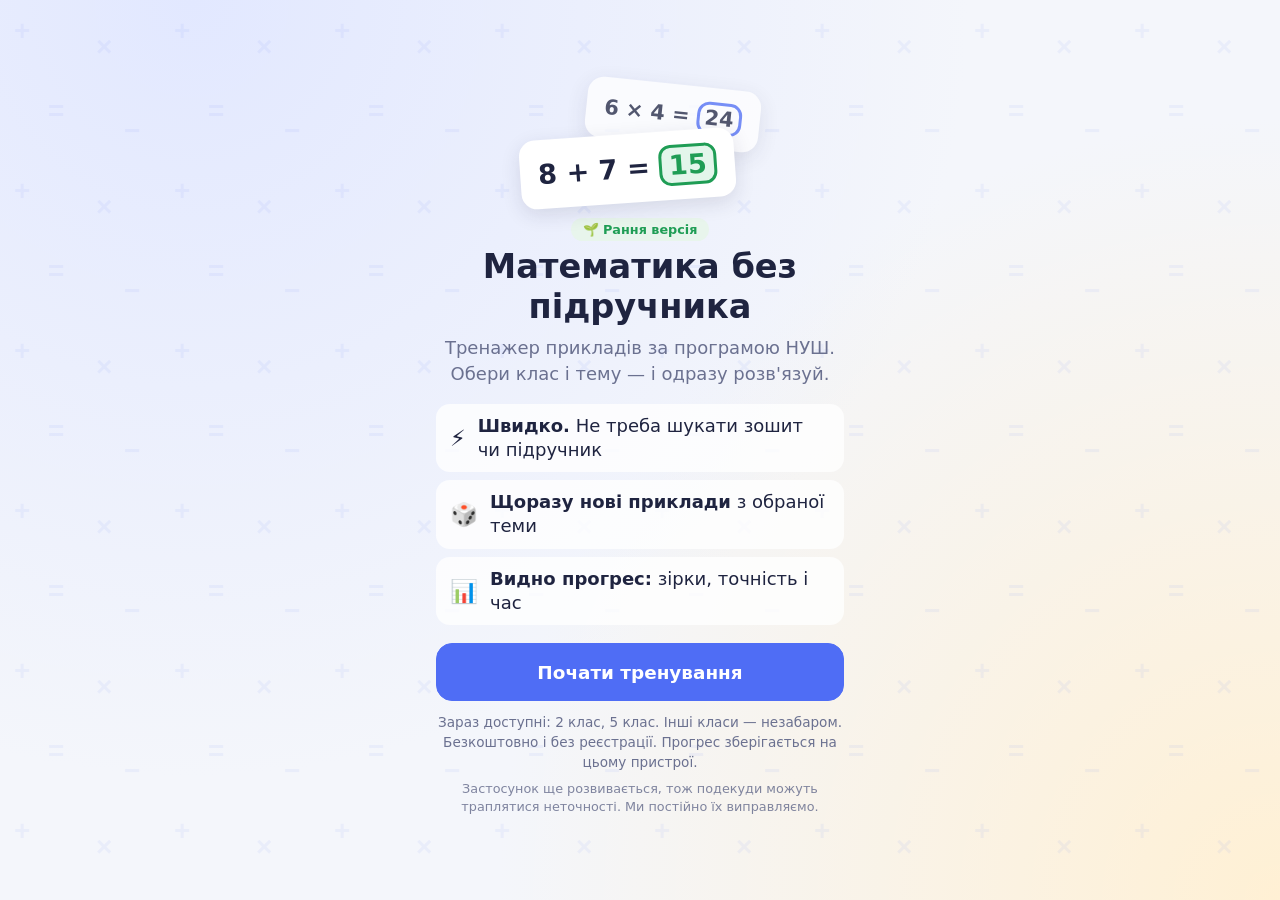
<file: index.html>
<!doctype html>
<html lang="uk">
<head>
  <meta charset="utf-8">
  <meta name="viewport" content="width=device-width, initial-scale=1, viewport-fit=cover">
  <meta name="theme-color" content="#4f6df5">
  <meta name="mobile-web-app-capable" content="yes">
  <meta name="description" content="Безкоштовний тренажер математичних прикладів за програмою НУШ: обери клас і тему — і одразу розв'язуй. Щоразу нові приклади, зірки й статистика.">
  <meta property="og:title" content="Математика без підручника">
  <meta property="og:description" content="Тренажер прикладів за програмою НУШ. Обери клас і тему — і одразу розв'язуй.">
  <meta property="og:type" content="website">
  <meta property="og:image" content="assets/icon-512.png">
  <title>Математика</title>
  <link rel="manifest" href="manifest.webmanifest">
  <link rel="icon" href="assets/icon.svg" type="image/svg+xml">
  <link rel="stylesheet" href="css/app.css">
</head>
<body>
  <div id="app"></div>
  <noscript>Для роботи застосунку потрібен JavaScript.</noscript>
  <script>
    // Запобіжник: якщо модулі не завантажились (наприклад, одразу після оновлення
    // браузер змішав старі файли з кешу з новими), показуємо зрозуміле повідомлення
    // замість порожнього екрана. GitHub Pages кешує файли до 10 хвилин.
    setTimeout(function () {
      var app = document.getElementById('app');
      if (app.childElementCount) return;
      app.innerHTML = '<div class="center"><p>Застосунок щойно оновився і ще завантажується.</p>'
        + '<p class="muted">Спробуйте оновити сторінку за кілька хвилин.</p>'
        + '<button class="btn" onclick="location.reload()">Оновити</button></div>';
    }, 5000);
  </script>
  <script type="module" src="js/app/main.js"></script>
</body>
</html>
</file>
<file: css/app.css>
:root {
  --bg: #f4f6fb;
  --surface: #ffffff;
  --text: #1f2440;
  --muted: #6b7190;
  --primary: #4f6df5;
  --primary-text: #ffffff;
  --ok: #1f9d55;
  --ok-bg: #e3f6eb;
  --bad: #d6453d;
  --bad-bg: #fde8e6;
  --slow: #c2410c;
  /* Знаки дій: приглушені, але чітко різні. Червоний не беремо — він для помилок. */
  --op-plus: #2f9a5c;
  --op-minus: #e07b24;
  --op-times: #7a5ac8;
  --op-divide: #1c90a8;
  --star: #f5b301;
  --star-off: #d9dcea;
  --border: #e1e4f0;
  --radius: 16px;
  --shadow: 0 2px 8px rgba(31, 36, 64, 0.08);
}

* { box-sizing: border-box; }

html, body { margin: 0; height: 100%; }

body {
  background: var(--bg);
  color: var(--text);
  font-family: system-ui, -apple-system, "Segoe UI", Roboto, Arial, sans-serif;
  font-size: 18px;
  -webkit-tap-highlight-color: transparent;
  overscroll-behavior: none;
}

#app {
  min-height: 100dvh;
  display: flex;
  flex-direction: column;
  padding: env(safe-area-inset-top) env(safe-area-inset-right) env(safe-area-inset-bottom) env(safe-area-inset-left);
}

button { font: inherit; color: inherit; cursor: pointer; touch-action: manipulation; }
button:disabled { cursor: default; }

h1 { font-size: 1.15rem; margin: 0; line-height: 1.3; }
h2 { font-size: 1.05rem; margin: 24px 0 8px; }

.muted { color: var(--muted); }
.center { margin: auto; padding: 24px; text-align: center; }
.error { color: var(--bad); margin: 0; }

/* ---------- кнопки ---------- */

.btn {
  min-height: 52px;
  padding: 0 24px;
  border-radius: var(--radius);
  border: 1px solid var(--border);
  background: var(--surface);
  font-weight: 600;
}
.btn-primary { background: var(--primary); color: var(--primary-text); border-color: var(--primary); }

.icon-btn {
  flex: none;
  width: 44px;
  height: 44px;
  border: none;
  border-radius: 12px;
  background: transparent;
  font-size: 1.4rem;
}
.icon-btn:active { background: var(--border); }
.report-btn { color: var(--muted); font-size: 1.15rem; }

/* Вікно звернення */
.report-dialog { text-align: left; }
.report-dialog h2 { text-align: center; }
.report-kinds { display: grid; grid-template-columns: 1fr 1fr; gap: 8px; margin-bottom: 12px; }
.report-kind { min-height: 44px; border-radius: 12px; border: 2px solid var(--border); background: var(--surface); font-weight: 600; }
.report-kind.active { border-color: var(--primary); background: rgba(79, 109, 245, 0.08); color: var(--primary); }
.report-text {
  width: 100%;
  padding: 10px 12px;
  border-radius: 12px;
  border: 1px solid var(--border);
  font: inherit;
  font-size: 1rem;
  resize: vertical;
  color: var(--text);
  background: var(--surface);
}
.report-note { font-size: 0.85rem; color: var(--muted); margin: 8px 0 0; line-height: 1.4; }
.report-shot { margin-bottom: 16px; padding: 8px 10px; border-radius: 10px; background: #fff8e6; color: var(--text); }

.link-btn { flex: none; min-height: 44px; padding: 0 8px; border: none; background: transparent; color: var(--muted); font-size: 0.95rem; }

/* ---------- верхня панель ---------- */

.bar {
  display: flex;
  align-items: center;
  gap: 12px;
  padding: 12px 16px;
  min-height: 64px;
}
.bar h1 { flex: 1; }

/* ---------- привітання ---------- */

.screen-welcome {
  background:
    url("data:image/svg+xml,%3Csvg xmlns='http://www.w3.org/2000/svg' width='160' height='160' viewBox='0 0 160 160'%3E%3Cg fill='%234f6df5' fill-opacity='0.07' font-family='Arial' font-weight='700' font-size='28'%3E%3Ctext x='14' y='40'%3E%2B%3C/text%3E%3Ctext x='96' y='56'%3E%C3%97%3C/text%3E%3Ctext x='48' y='120'%3E%3D%3C/text%3E%3Ctext x='124' y='140'%3E%E2%88%92%3C/text%3E%3C/g%3E%3C/svg%3E"),
    radial-gradient(circle at 15% 0%, #e2e8ff 0, transparent 55%),
    radial-gradient(circle at 100% 100%, #fff0d4 0, transparent 50%),
    var(--bg);
}

.welcome {
  margin: auto;
  width: 100%;
  max-width: 440px;
  padding: 16px 16px 16px;
  display: flex;
  flex-direction: column;
  align-items: center;
  text-align: center;
}
.welcome h1 { font-size: clamp(1.6rem, 7vw, 2.1rem); line-height: 1.2; margin: 6px 0 8px; }
.welcome-lead { margin: 0 0 16px; color: var(--muted); line-height: 1.45; }

/* Стрілка «Назад» на сторінці «Про застосунок» — окремим шаром, без зсуву контенту. */
.screen-welcome { position: relative; }
.welcome-back { position: absolute; top: calc(env(safe-area-inset-top) + 12px); left: calc(env(safe-area-inset-left) + 12px); z-index: 1; }

.beta-badge {
  padding: 4px 12px;
  border-radius: 999px;
  background: #e8f5ec;
  color: var(--ok);
  font-size: 0.8rem;
  font-weight: 600;
}
.welcome-disclaimer { font-size: 0.8rem; line-height: 1.4; color: var(--muted); margin: 8px 0 0; opacity: 0.85; }

.welcome-hero { position: relative; width: 240px; height: 120px; margin-bottom: 14px; }
.demo-card {
  position: absolute;
  padding: 14px 18px;
  border-radius: var(--radius);
  background: var(--surface);
  box-shadow: 0 6px 20px rgba(31, 36, 64, 0.12);
  font-size: 1.7rem;
  font-weight: 700;
  white-space: nowrap;
}
.demo-card .blank { min-width: 1.8em; }
.demo-back { top: 0; right: 0; transform: rotate(6deg); opacity: 0.75; font-size: 1.3rem; }
.demo-front { bottom: 0; left: 0; transform: rotate(-4deg); }

.welcome-points { list-style: none; padding: 0; margin: 0 0 18px; display: flex; flex-direction: column; gap: 8px; width: 100%; text-align: left; }
.welcome-points li {
  display: flex;
  align-items: center;
  gap: 12px;
  padding: 10px 14px;
  border-radius: 14px;
  background: rgba(255, 255, 255, 0.8);
  line-height: 1.35;
}
.point-icon { font-size: 1.4rem; }
.btn-cta { width: 100%; min-height: 58px; font-size: 1.15rem; }
.welcome-note { font-size: 0.85rem; line-height: 1.45; margin: 12px 0 0; }

/* ---------- вибір класу ---------- */

.grades { width: 100%; max-width: 760px; margin: 0 auto; padding: 0 16px 24px; }
.grades > p { margin-top: 0; }
.grade-grid { display: grid; grid-template-columns: repeat(auto-fill, minmax(100px, 1fr)); gap: 12px; }
.grade-tile {
  display: flex;
  flex-direction: column;
  align-items: center;
  padding: 14px 8px;
  border: none;
  border-radius: var(--radius);
  background: var(--surface);
  box-shadow: var(--shadow);
}
.grade-tile:active:not(:disabled) { transform: scale(0.97); }
.grade-tile:disabled { background: transparent; box-shadow: none; border: 1px dashed var(--border); color: var(--muted); }
.grade-number { font-size: 2.2rem; font-weight: 800; line-height: 1.1; color: var(--primary); }
.grade-tile:disabled .grade-number { color: var(--star-off); }
.grade-label { font-weight: 600; }
.grade-meta { font-size: 0.8rem; color: var(--muted); margin-top: 4px; }

/* ---------- розділи ---------- */

.tabs { display: flex; gap: 8px; padding: 0 16px 8px; overflow-x: auto; }
.tab { padding: 8px 16px; border-radius: 999px; border: 1px solid var(--border); background: var(--surface); white-space: nowrap; }
.tab.active { background: var(--primary); color: var(--primary-text); border-color: var(--primary); }

.topics {
  display: grid;
  grid-template-columns: repeat(auto-fill, minmax(260px, 1fr));
  gap: 12px;
  padding: 0 16px 24px;
  width: 100%;
  max-width: 1100px;
  margin: 0 auto;
}

.topic-card {
  display: grid;
  grid-template-columns: auto 1fr;
  grid-template-rows: auto auto;
  column-gap: 14px;
  align-items: center;
  text-align: left;
  padding: 16px;
  min-height: 92px;
  border: none;
  border-radius: var(--radius);
  background: var(--surface);
  box-shadow: var(--shadow);
}
.topic-card:active { transform: scale(0.98); }
.topic-icon { grid-row: span 2; font-size: 2.2rem; }
.topic-title { font-weight: 600; line-height: 1.3; }
.topic-meta { font-size: 0.9rem; margin-top: 4px; display: flex; justify-content: space-between; align-items: baseline; gap: 8px; }
.topic-meta .ago { color: var(--muted); font-size: 0.85rem; white-space: nowrap; }

/* Закріплені розділи (📌) і простій: жовтий — 4+ дні без тренувань, червоний — 10+. */
.topic-item { position: relative; display: flex; }
.topic-item .topic-card { flex: 1; padding-right: 48px; }
.pin-btn {
  position: absolute;
  top: 6px;
  right: 6px;
  width: 40px;
  height: 40px;
  border: none;
  border-radius: 50%;
  background: transparent;
  font-size: 1.1rem;
  filter: grayscale(1);
  opacity: 0.35;
}
.pin-btn.on { filter: none; opacity: 1; }
.topics-sep { grid-column: 1 / -1; height: 1px; background: var(--border); margin: 2px 4px; }
.topics-empty { grid-column: 1 / -1; text-align: center; line-height: 1.5; padding: 24px 8px; }
.stale-warn .topic-card { box-shadow: inset 4px 0 0 var(--star), var(--shadow); }
.stale-warn .topic-meta .ago { color: #a86a00; font-weight: 600; }
.stale-alert .topic-card { box-shadow: inset 4px 0 0 var(--bad), var(--shadow); background: #fff6f5; }
.stale-alert .topic-meta .ago { color: var(--bad); font-weight: 600; }
.grade-tile { position: relative; }
.stale-dot { position: absolute; top: 8px; right: 8px; width: 10px; height: 10px; border-radius: 50%; }
.stale-dot.warn { background: var(--star); }
.stale-dot.alert { background: var(--bad); }
.pinned-tile .grade-number { font-size: 1.9rem; }

.warning { margin: 0 16px 24px; padding: 12px 16px; border-radius: var(--radius); background: var(--bad-bg); font-size: 0.9rem; }
.warning ul { padding-left: 18px; margin: 8px 0 0; }

/* ---------- рівні ---------- */

.levels {
  display: flex;
  flex-direction: column;
  gap: 12px;
  padding: 0 16px 24px;
  width: 100%;
  max-width: 560px;
  margin: 0 auto;
}
.level-card {
  display: flex;
  flex-direction: column;
  align-items: stretch;
  gap: 4px;
  text-align: left;
  padding: 18px 20px;
  border: none;
  border-radius: var(--radius);
  background: var(--surface);
  box-shadow: var(--shadow);
  font-size: 1.15rem;
  font-weight: 600;
}
.level-card:active { transform: scale(0.98); }
/* Що на рівні (issue #13): «Двоцифрове й одноцифрове», «Частинами, пропущене число». */
.level-note { font-size: 0.92rem; color: var(--text); text-align: left; }
.level-head { display: flex; justify-content: space-between; align-items: center; margin-bottom: 2px; }
.level-stats { font-size: 0.9rem; font-weight: 400; color: var(--muted); }

.stars { display: inline-flex; gap: 2px; font-size: 1.2em; line-height: 1; }
.star { position: relative; display: inline-block; color: var(--star-off); }
.star-fill { position: absolute; inset: 0 auto 0 0; overflow: hidden; color: var(--star); white-space: nowrap; }

/* ---------- сесія ---------- */

.progress { flex: 1; height: 12px; border-radius: 6px; background: var(--border); overflow: hidden; }
.progress-fill { height: 100%; background: var(--primary); transition: width 0.3s; }
.counter { font-weight: 600; min-width: 3.5em; text-align: right; }

.session {
  flex: 1;
  display: flex;
  flex-direction: column;
  align-items: center;
  justify-content: center;
  gap: 16px;
  padding: 8px 16px;
  text-align: center;
}
.session-topic { margin: 0; font-size: 0.9rem; }
/* Інструкція над завданням, як у підручнику: «Порівняй числа.» */
.task-prompt { margin: 0 0 -8px; font-size: 1.1rem; font-weight: 600; }
/* Плавний зсув прикладу вгору, поки відкрита підказка (і назад). */
.session { transition: transform 0.25s ease-out; }

.task { font-weight: 700; line-height: 1.5; overflow-wrap: anywhere; }
.task-inline { font-size: clamp(2rem, 9vw, 3.4rem); }
.task-text { font-size: clamp(1.2rem, 4.5vw, 1.6rem); font-weight: 500; max-width: 720px; }
/* Знаки дій різними кольорами. */
.op { font-weight: 800; }
.op-plus { color: var(--op-plus); }
.op-minus { color: var(--op-minus); }
.op-times { color: var(--op-times); }
.op-divide { color: var(--op-divide); }

/* Приклад стовпчиком: колонка знаків і колонка чисел, вирівняних праворуч. */
.task-column { font-size: clamp(1.9rem, 8.5vw, 2.6rem); }
.column-task {
  display: inline-grid;
  grid-template-columns: auto auto;
  column-gap: 0.3em;
  align-items: center;
  font-variant-numeric: tabular-nums;
  line-height: 1.25;
}
.col-sign { grid-column: 1; grid-row: 1 / span 2; justify-self: end; align-self: center; }
.col-top { grid-column: 2; grid-row: 1; }
.col-bottom { grid-column: 2; grid-row: 2; }
.col-label { grid-column: 1; grid-row: 4; justify-self: end; white-space: nowrap; }
.col-toggle { grid-column: 2; grid-row: 5; justify-self: center; margin-top: 6px; position: relative; }
/* Бульбашка-пояснення під стрілкою; дотик, перша цифра чи перемикання її ховають. */
.dir-tip {
  position: absolute;
  top: calc(100% + 10px);
  left: 50%;
  transform: translateX(-50%);
  z-index: 3;
  width: min(240px, 80vw);
  padding: 10px 12px;
  border: none;
  border-radius: 12px;
  background: #fff4d6;
  box-shadow: 0 6px 18px rgba(31, 36, 64, 0.18);
  color: var(--text);
  font-size: 0.95rem;
  font-weight: 500;
  line-height: 1.35;
  letter-spacing: normal;
  text-align: center;
  animation: fade-in 0.3s ease-out;
}
.dir-tip::before {
  content: '';
  position: absolute;
  top: -7px;
  left: 50%;
  transform: translateX(-50%);
  border: 7px solid transparent;
  border-top: none;
  border-bottom-color: #fff4d6;
}
/* Відступ праворуч = внутрішній відступ + рамка поля відповіді, щоб цифри стояли під цифрами. */
.col-num { justify-self: end; padding-right: calc(0.25em + 3px); letter-spacing: 0.04em; white-space: pre; }
.col-line { grid-column: 2; grid-row: 3; border-top: 3px solid currentColor; margin: 2px 0 6px; align-self: stretch; }
.col-answer { grid-column: 2; grid-row: 4; justify-self: stretch; display: flex; justify-content: flex-end; }
.col-answer .blank { min-width: 100%; text-align: right; letter-spacing: 0.04em; }

/* Ділення кутом: ділене | дільник, під дільником — частка. */
.division-task {
  display: inline-grid;
  grid-template-columns: auto auto;
  font-variant-numeric: tabular-nums;
  line-height: 1.25;
  letter-spacing: 0.04em;
}
.div-dividend { grid-column: 1; grid-row: 1; padding: 0 0.3em 0 0; }
.div-divisor { grid-column: 2; grid-row: 1; padding: 0 0.3em; border-left: 3px solid currentColor; border-bottom: 3px solid currentColor; }
.div-quotient { grid-column: 2; grid-row: 2; padding: 6px 0 0 0.3em; border-left: 3px solid currentColor; display: flex; align-items: center; gap: 0.3em; }
.div-quotient .blank { min-width: 2.5em; text-align: left; }
.blank-static { color: var(--muted); }

/* Розписане ділення кутом: цифри діленого по колонках шириною в одну цифру,
   рядки-поля охоплюють свої колонки, цифри в них — праворуч, точно під розрядами. */
.ld {
  display: inline-grid;
  font-size: 0.85em;
  font-variant-numeric: tabular-nums;
  line-height: 1.3;
  letter-spacing: 0;
  row-gap: 4px;
  text-align: right;
}
.ld-digit { text-align: center; position: relative; }
/* Кома десяткового дробу — позначка біля цифри, без власної колонки. */
.ld-comma::after { content: ','; position: absolute; right: -0.2em; bottom: 0; }
.ld-cm { display: inline-block; width: 0; overflow: visible; transform: translateX(-0.12em); }
/* Знак дії — між верхнім і нижнім числом, як у підручниках: стоїть на межі рядків. */
.ld-minus { justify-self: end; align-self: start; transform: translateY(-60%); padding-right: calc(0.1em + 6px); color: var(--op-minus); }
.ld-divisor { padding: 0 0.3em; margin-left: 0.3em; border-left: 3px solid currentColor; border-bottom: 3px solid currentColor; text-align: left; }
.ld-quotient { display: flex; gap: 2px; margin-left: 0.3em; padding: 4px 0 0 0.3em; border-left: 3px solid currentColor; align-self: start; }
.ld-field {
  position: relative;
  min-height: 1.3em;
  white-space: nowrap;
  /* Поле ширше за свої колонки на 6px з кожного боку — там курсор, а цифри
     лишаються точно під розрядами. Без рамки, лише фон на кілька тонів (issue #7). */
  margin: 0 -6px;
  padding: 0 6px;
  border-radius: 6px;
  background: rgba(79, 109, 245, 0.07);
  scroll-margin: 12px 0 270px; /* низ — висота клавіатури */
}
.ld-field.active { background: rgba(79, 109, 245, 0.15); }
.ld-field.ok { background: var(--ok-bg); color: var(--ok); }
.ld-field.bad { background: var(--bad-bg); color: var(--bad); }
/* Курсор — вертикальна риска праворуч від останньої цифри (у множенні справа наліво — ліворуч від першої). */
.ld-field.active::before { content: ''; position: absolute; right: 2px; top: 16%; bottom: 16%; width: 3px; border-radius: 2px; background: var(--primary); animation: caret-blink 1s steps(1) infinite; }
.ld-field.rtl.active::before { left: 2px; right: auto; }
.ld-qfield { min-width: 1.6ch; margin: 0; padding: 0 9px 0 4px; text-align: left; }
/* Риска під від'ємником, як у зошиті. */
.ld-p::after { content: ''; position: absolute; left: 2px; right: 2px; bottom: -5px; height: 2px; border-radius: 1px; background: var(--text); }

/* Розписане множення: знаки × і + ліворуч, риски під множниками й перед сумою. */
.lm-sign { justify-self: end; align-self: center; padding-right: calc(0.2em + 6px); }
.lm-plus { align-self: start; transform: translateY(-60%); }
.lm-line { align-self: center; border-top: 3px solid currentColor; }
.lm-line-empty { border-top-color: transparent; }
.lm-toggle { justify-self: center; margin-top: 6px; position: relative; }

/* «Розв'язання по діях»: рядки «1) 6 + 8 = 14 — поїхало на екскурсію», варіанти дій,
   конструктор дії з кнопок-чисел (схема Б), пояснення кнопками. */
.ms { gap: 10px; }
.ms-lines { display: flex; flex-direction: column; gap: 6px; width: 100%; max-width: 440px; }
.ms-line { display: flex; flex-wrap: wrap; align-items: baseline; gap: 4px 8px; padding: 8px 12px; border-radius: 12px; background: var(--surface); box-shadow: var(--shadow); font-size: 1.2rem; font-weight: 600; text-align: left; font-variant-numeric: tabular-nums; }
.ms-line.ok { background: var(--ok-bg); }
.ms-line.bad { background: var(--bad-bg); }
.ms-no { color: var(--muted); font-size: 0.95rem; font-weight: 500; }
.ms-note { color: var(--op-times); font-size: 0.95rem; font-weight: 500; }
.ms-marks { display: inline-flex; flex-wrap: wrap; gap: 6px; font-size: 0.85rem; font-weight: 600; }
.ms-mark { display: inline-flex; align-items: center; gap: 0.25em; }
.ms-mark.ok { color: var(--ok); }
.ms-mark.bad { color: var(--bad); }
.ms-box { display: inline-flex; align-items: center; min-width: 2.4em; min-height: 1.4em; padding: 0 6px; border-radius: 8px; border: 2px solid var(--primary); background: rgba(79, 109, 245, 0.08); justify-content: flex-end; }
.ms-hint { margin: 0; font-size: 0.9rem; color: var(--muted); }
.ms-row { display: flex; gap: 8px; justify-content: center; flex-wrap: wrap; }
.ms-choices { display: flex; flex-direction: column; gap: 8px; width: 100%; max-width: 440px; }
.ms-builder { display: flex; flex-direction: column; align-items: center; gap: 8px; width: 100%; max-width: 440px; padding: 10px; border-radius: 14px; background: var(--surface); box-shadow: var(--shadow); }
.ms-slot { font-size: 1.35rem; font-weight: 700; font-variant-numeric: tabular-nums; }
.ms-chips { display: flex; flex-wrap: wrap; gap: 6px; justify-content: center; }
.ms-chip { min-width: 3em; min-height: 44px; padding: 6px 10px; border: 1px solid var(--border); border-radius: 12px; background: var(--surface); font-size: 1.1rem; font-weight: 600; }
.ms-chip:disabled { opacity: 0.45; }
.ms-chip.found { border-color: var(--op-times); }
.ms-sign { font-size: 1.4rem; }
.ms-extra { display: inline-flex; }
.ms-extra .ms-chip:first-child { border-style: dashed; border-radius: 12px 0 0 12px; }
.ms-extra .ms-x { min-width: 2.4em; border-left: none; border-radius: 0 12px 12px 0; color: var(--muted); font-weight: 400; }

/* Порядок дій по кроках: вираз зі знаками-кнопками, правило з підручника. */
.ms-expr { display: flex; flex-wrap: wrap; justify-content: center; align-items: center; gap: 2px 6px; font-size: clamp(1.6rem, 7vw, 2.2rem); font-weight: 700; font-variant-numeric: tabular-nums; }
.ms-par { color: var(--muted); font-weight: 500; }
.ms-op { min-width: 1.6em; min-height: 1.5em; padding: 0 4px; border: 2px solid var(--primary); border-radius: 12px; background: rgba(79, 109, 245, 0.08); font-size: 1em; line-height: 1; }
.ms-rule { margin: 0; text-align: left; line-height: 1.45; }

/* Перемикач напряму введення: ← справа наліво (типово), → зліва направо. */
.dir-toggle {
  width: 1.3em;
  height: 1.3em;
  border: none;
  border-radius: 10px;
  background: rgba(79, 109, 245, 0.1);
  color: var(--primary);
  font-size: 0.75em;
  line-height: 1;
  transition: transform 0.3s ease-out, background-color 0.3s, color 0.3s;
}
/* Типовий напрям «як у зошиті» — яскрава стрілка, щоб її помітили; зліва направо — спокійна синя. */
.dir-toggle.rtl { background: #ffc233; color: #6b4200; box-shadow: 0 2px 6px rgba(255, 166, 0, 0.35); }
.dir-toggle.ltr { transform: rotate(180deg); }
.dir-toggle.flip.ltr { animation: dir-to-ltr 0.3s ease-out; }
.dir-toggle.flip.rtl { animation: dir-to-rtl 0.3s ease-out; }
.dir-toggle:disabled { opacity: 0.4; }
@keyframes dir-to-ltr { from { transform: rotate(0deg); } to { transform: rotate(180deg); } }
@keyframes dir-to-rtl { from { transform: rotate(180deg); } to { transform: rotate(0deg); } }

/* Миготливий курсор там, де з'явиться наступна цифра. */
.caret { display: inline-block; width: 3px; height: 1em; margin: 0 1px; vertical-align: -0.12em; background: var(--primary); border-radius: 2px; animation: caret-blink 1s steps(1) infinite; }
@keyframes caret-blink { 50% { opacity: 0; } }
.task-inline.task-long { font-size: clamp(1.5rem, 6.5vw, 2.6rem); overflow-wrap: normal; }

.answer-row { font-size: 1.4rem; font-weight: 600; }
/* Рядок «x = □» під рівнянням — того ж розміру, що й рівняння. */
.task-inline + .answer-row { font-size: clamp(2rem, 9vw, 3.4rem); font-weight: 700; }

.blank {
  display: inline-block;
  min-width: 2.2em;
  padding: 0 0.25em;
  border-radius: 12px;
  border: 3px solid var(--primary);
  background: var(--surface);
  line-height: 1.3;
}
.blank.empty { border-style: dashed; }
.blank.ok { border-color: var(--ok); background: var(--ok-bg); color: var(--ok); }
.blank.bad { border-color: var(--bad); background: var(--bad-bg); color: var(--bad); text-decoration: line-through; }

.feedback { font-size: 1.3rem; font-weight: 600; }
.feedback.ok { color: var(--ok); }
.feedback.bad { color: var(--bad); }
.next { min-width: 200px; }

.numpad, .choices {
  display: grid;
  grid-template-columns: repeat(3, 1fr);
  gap: 10px;
  width: 100%;
  max-width: 440px;
  margin: 0 auto;
  padding: 12px 16px 20px;
}
/* Розписаний запис буває високим (до 8 рядків): клавіатура нижча й прилипає до низу
   екрана, тож ✓ і → завжди видно, а запис прокручується над нею. */
.numpad-compact { position: sticky; bottom: 0; z-index: 2; background: var(--bg); gap: 8px; padding-top: 8px; }
.numpad-compact .key { min-height: 50px; font-size: 1.5rem; }
.key {
  min-height: 64px;
  border: none;
  border-radius: var(--radius);
  background: var(--surface);
  box-shadow: var(--shadow);
  font-size: 1.8rem;
  font-weight: 600;
}
.key:active:not(:disabled) { transform: scale(0.95); background: var(--border); }
.key:disabled { opacity: 0.45; }
.key-ok { background: var(--primary); color: var(--primary-text); }
.key-del { font-size: 1.5rem; color: var(--bad); }
.key-extra { color: var(--primary); }
.key-wide { grid-column: 1 / -1; min-height: 56px; }

/* ---------- звичайні дроби ---------- */

.frac { display: inline-flex; flex-direction: column; align-items: center; vertical-align: middle; font-size: 0.8em; line-height: 1.1; margin: 0 0.1em; }
.frac > :first-child { border-bottom: 0.08em solid currentColor; padding: 0 0.15em 0.05em; }
.frac > :last-child { padding: 0.05em 0.15em 0; }
.frac-input { display: inline-flex; align-items: center; gap: 0.15em; vertical-align: middle; }
.frac-input .frac { font-size: 0.85em; gap: 4px; }
.frac-input .frac > :first-child { border-bottom: none; padding: 0; }
.frac-input .frac > :last-child { padding: 0; }
.frac-input .frac::after { content: ''; order: 1; width: 100%; border-top: 0.08em solid currentColor; }
.frac-input .frac > :last-child { order: 2; }
.frac-box {
  display: inline-block;
  min-width: 1.6em;
  padding: 0 0.2em;
  border-radius: 10px;
  border: 3px solid var(--border);
  background: var(--surface);
  line-height: 1.25;
  text-align: center;
  cursor: pointer;
}
.frac-box.empty { border-style: dashed; }
.frac-box.active { border-color: var(--primary); border-style: solid; box-shadow: 0 0 0 3px rgba(79, 109, 245, 0.15); }
.frac-input.ok .frac-box { border-color: var(--ok); background: var(--ok-bg); color: var(--ok); }
.frac-input.bad .frac-box { border-color: var(--bad); background: var(--bad-bg); color: var(--bad); text-decoration: line-through; }

/* ---------- вікно підтвердження ---------- */

.dialog-backdrop {
  position: fixed;
  inset: 0;
  z-index: 10;
  display: flex;
  align-items: center;
  justify-content: center;
  padding: 16px;
  background: rgba(31, 36, 64, 0.35);
  animation: fade-in 0.15s ease-out;
}
.dialog {
  width: 100%;
  max-width: 360px;
  padding: 24px 20px 20px;
  border-radius: 20px;
  background: var(--surface);
  box-shadow: 0 12px 40px rgba(31, 36, 64, 0.2);
  text-align: center;
  animation: pop-in 0.18s ease-out;
}
.dialog-icon { font-size: 2.2rem; margin-bottom: 4px; }
.dialog h2 { margin: 0 0 8px; font-size: 1.25rem; }
.dialog p { margin: 0 0 20px; color: var(--muted); line-height: 1.45; }
.dialog-actions { display: flex; flex-direction: column; gap: 10px; }
@keyframes fade-in { from { opacity: 0; } }
@keyframes pop-in { from { opacity: 0; transform: scale(0.95); } }
.choice { min-height: 88px; font-size: 2.6rem; }

/* Планшет у горизонтальній орієнтації: клавіатура праворуч від прикладу. */
@media (orientation: landscape) and (min-width: 820px) {
  .session ~ .numpad, .session ~ .choices { position: fixed; right: 24px; bottom: 24px; width: 380px; }
  .session { padding-right: 420px; }
}

/* ---------- підсумок ---------- */

.summary {
  flex: 1;
  width: 100%;
  max-width: 560px;
  margin: 0 auto;
  padding: 0 16px 24px;
  text-align: center;
}
.summary-stars { font-size: 3rem; margin-top: 16px; }
.summary-praise { font-size: 1.5rem; font-weight: 700; margin: 8px 0; }
.summary-score { font-size: 1.15rem; margin-bottom: 4px; }
.summary-time { font-size: 1.05rem; margin: 4px 0; }
.trend { margin: 0; font-size: 0.95rem; font-weight: 600; }
.trend.ok { color: var(--ok); }
.trend.slow { color: var(--slow); }
/* Категорії помилок окремими блоками — на вузькому екрані переносяться цілими. */
.step-parts { display: flex; flex-wrap: wrap; justify-content: center; gap: 0 14px; font-weight: 500; }
.step-parts span { white-space: nowrap; }
.mistakes { list-style: none; padding: 0; margin: 0; text-align: left; display: flex; flex-direction: column; gap: 8px; }
.mistakes > li { padding: 12px 16px; background: var(--surface); border-radius: 12px; box-shadow: var(--shadow); display: flex; flex-direction: column; gap: 4px; }
.mistakes .given { color: var(--bad); font-size: 0.9rem; }
.mistakes .m-step { font-size: 0.9rem; }
/* Рядки зі значками ✕/✓ — значок по центру висоти рядка. */
.mistakes .given, .mistakes .m-step { display: inline-flex; align-items: center; flex-wrap: wrap; gap: 0 0.35em; }
/* Правильна відповідь на місці поля — зелена рамка, як у тренуванні. */
.m-answer {
  display: inline-block;
  min-width: 1.4em;
  padding: 0 0.3em;
  border: 2px solid var(--ok);
  border-radius: 8px;
  background: var(--ok-bg);
  color: var(--ok);
  font-weight: 700;
  text-align: center;
  line-height: 1.3;
}
.mistakes .m-step.bad { color: var(--bad); }
.mistakes .m-step.ok { color: var(--ok); }
.mistakes .m-written { color: var(--muted); }
.mistakes .m-written .ok { color: var(--ok); display: inline-flex; align-items: center; gap: 0.25em; }
.mistakes .m-written .bad { color: var(--bad); display: inline-flex; align-items: center; gap: 0.25em; }
.mistakes .m-why { border: 0; padding: 0; font-family: inherit; width: 1.5em; height: 1.5em; cursor: pointer; box-shadow: 0 0 0 3px color-mix(in srgb, var(--bad) 25%, transparent); }
.mistakes .m-why[aria-expanded="true"] { box-shadow: 0 0 0 3px var(--bad); }
.mistakes .m-rule { margin: 4px 0 0; padding: 8px 12px; background: var(--bg); border-radius: 8px; font-size: 0.9rem; color: var(--text); }
.mistakes .m-rule[hidden] { display: none; }
.m-tip { margin: -4px 0 8px; font-size: 0.9rem; }
.mistakes .m-right { font-size: 0.9rem; color: var(--muted); }
.mark {
  display: inline-flex;
  align-items: center;
  justify-content: center;
  width: 1.15em;
  height: 1.15em;
  border-radius: 50%;
  color: #fff;
  font-size: 0.8em;
  font-weight: 800;
  line-height: 1;
}
.mark.ok { background: var(--ok); }
.mark.bad { background: var(--bad); }
.summary-actions { display: flex; flex-direction: column; gap: 10px; margin-top: 24px; }

/* ---------- підказка ---------- */

/* Місце під кнопку зарезервоване завжди: поява 💡 нічого не зсуває. */
.hint-btn {
  flex: none;
  width: 40px;
  height: 40px;
  border: none;
  border-radius: 12px;
  background: transparent;
  font-size: 1.25rem;
  visibility: hidden;
  opacity: 0;
}
.hint-btn.shown { visibility: visible; opacity: 0.6; }
.hint-btn.shown.fresh { animation: hint-in 1.2s ease-out; }
.hint-btn.active { opacity: 1; background: #fff4d6; }
@keyframes hint-in { from { opacity: 0; } to { opacity: 0.6; } }

.hint-layer { position: fixed; inset: 0; z-index: 5; }
.hint-card {
  position: absolute;
  display: flex;
  flex-direction: column;
  border-radius: 16px;
  background: #fff8e6;
  box-shadow: 0 10px 30px rgba(31, 36, 64, 0.18);
  text-align: left;
  font-size: 1rem;
  line-height: 1.45;
  animation: fade-in 0.2s ease-out;
}
/* Прокручується лише текст; «Зрозуміло» завжди видно внизу картки. */
.hint-body { overflow-y: auto; padding: 14px 16px 4px; min-height: 0; }
.hint-rules { list-style: none; margin: 0; padding: 0; display: flex; flex-direction: column; gap: 6px; }
.hint-rules li { position: relative; padding-left: 1.6em; }
.hint-rules li::before { content: '•'; position: absolute; left: 0.5em; color: var(--muted); }
.hint-rules li:only-child { padding-left: 0; }
.hint-rules li:only-child::before { content: none; }
.hint-card::before { content: '💡 Підказка'; padding: 12px 16px 0; font-size: 0.85rem; font-weight: 600; color: var(--muted); }
.hint-scheme {
  margin-top: 10px;
  padding: 8px 12px;
  border-radius: 10px;
  background: rgba(79, 109, 245, 0.08);
  color: #3b4fb8;
  font-size: 0.95rem;
  display: flex;
  flex-direction: column;
  gap: 2px;
}
/* Розклад числа «5[2|3]»: число, під ним гілочки й дві частини іншим кольором. */
.split { display: inline-flex; flex-direction: column; align-items: center; vertical-align: top; line-height: 1.2; margin: 0 -0.3em; }
.split-v { width: 1.6em; height: 0.55em; stroke: #e0803a; stroke-width: 1.6; stroke-linecap: round; fill: none; }
.split-parts { display: flex; gap: 0.7em; color: #e0803a; font-weight: 700; font-size: 0.9em; line-height: 1; }
.split-part { color: #e0803a; font-weight: 700; }
.hint-scheme > div { line-height: 1.6; }
.hint-scheme > div:has(.split) + div { margin-top: 6px; }
.hint-footer { flex: none; padding: 2px 16px 8px; border-top: 1px solid rgba(31, 36, 64, 0.06); }
.hint-footer .link-btn { color: var(--primary); padding: 0; min-height: 40px; font-weight: 600; }

/* ---------- крок «Обрати дію» в рівняннях ---------- */

.steps-area { display: flex; flex-direction: column; align-items: center; gap: 10px; width: 100%; }
.steps-btn { color: var(--primary); font-weight: 600; }
.steps-question { margin: 0; font-weight: 600; color: var(--muted); }
.steps-options { display: grid; grid-template-columns: 1fr 1fr; gap: 10px; width: min(100%, 420px); }
.step-option { font-size: 1.35rem; font-weight: 700; min-height: 56px; padding: 0 8px; white-space: nowrap; font-variant-numeric: tabular-nums; }
.steps-area .link-btn { color: var(--primary); }
</file>
